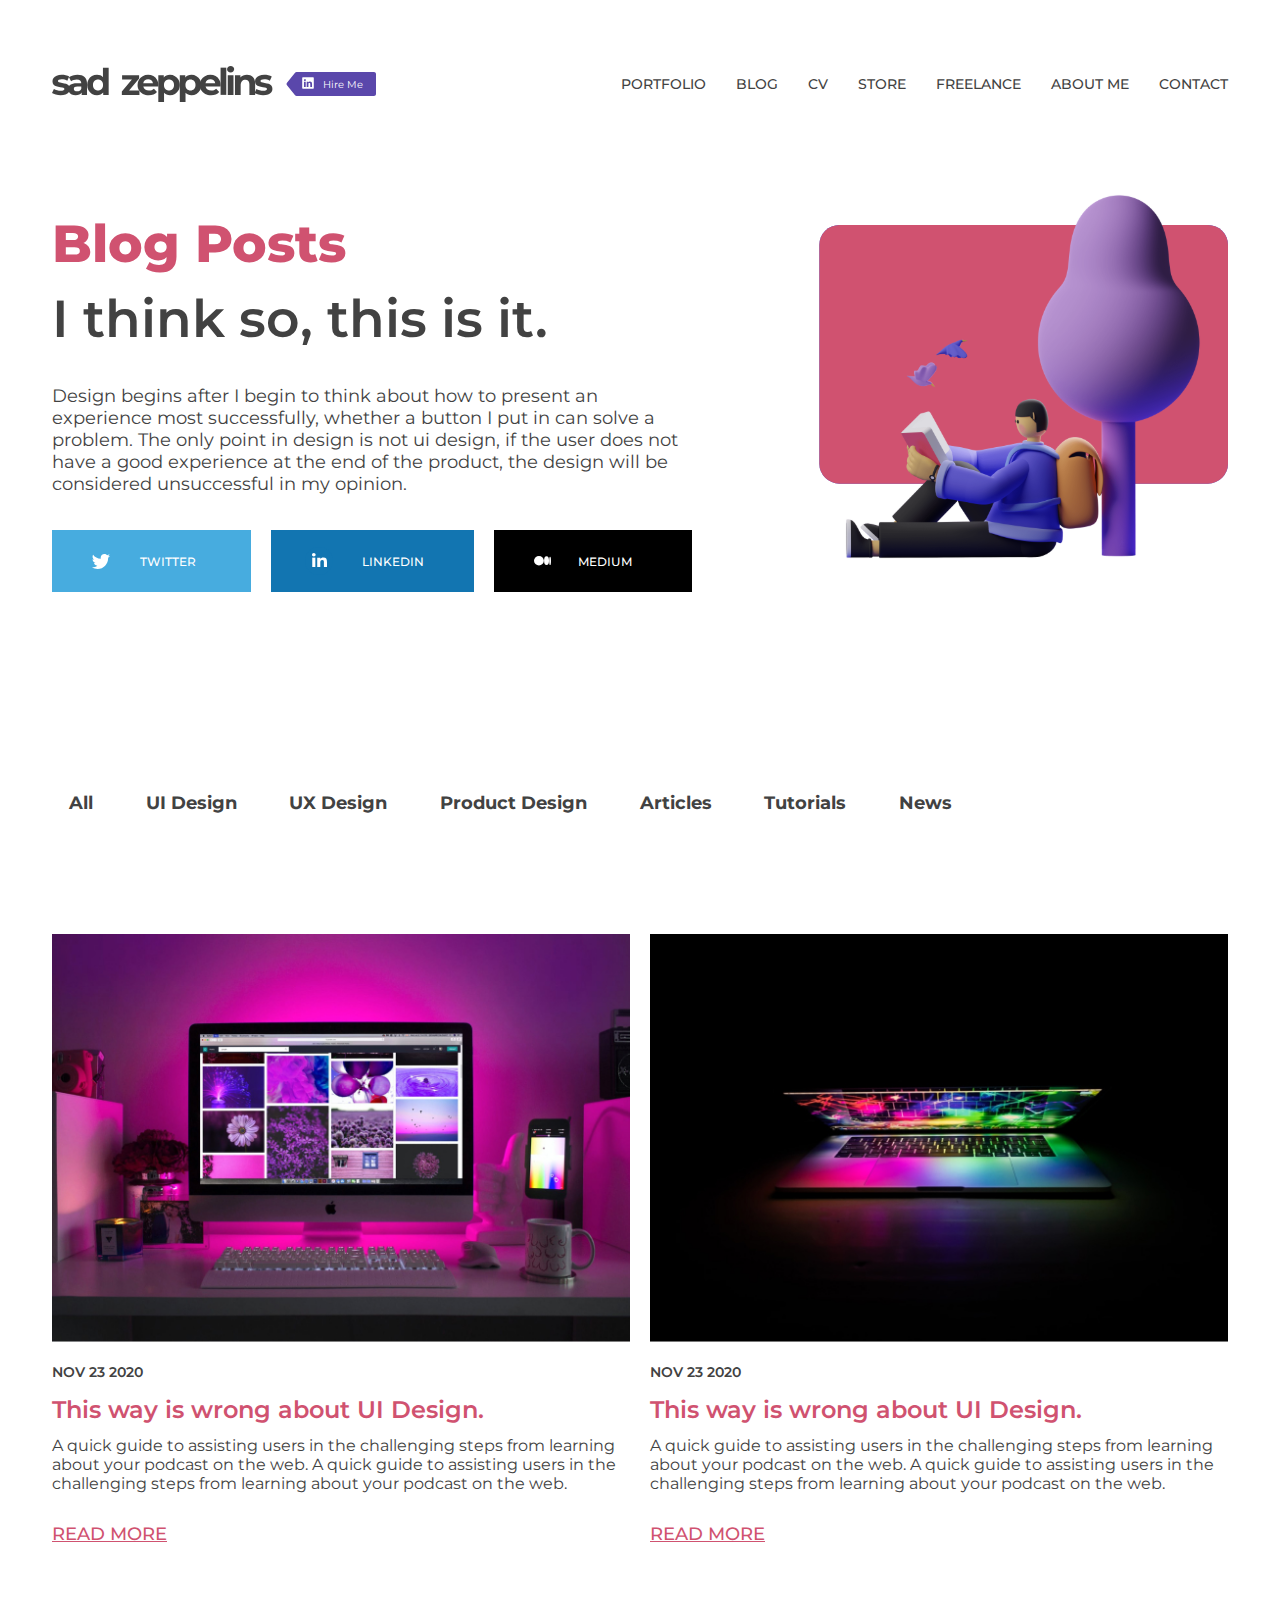
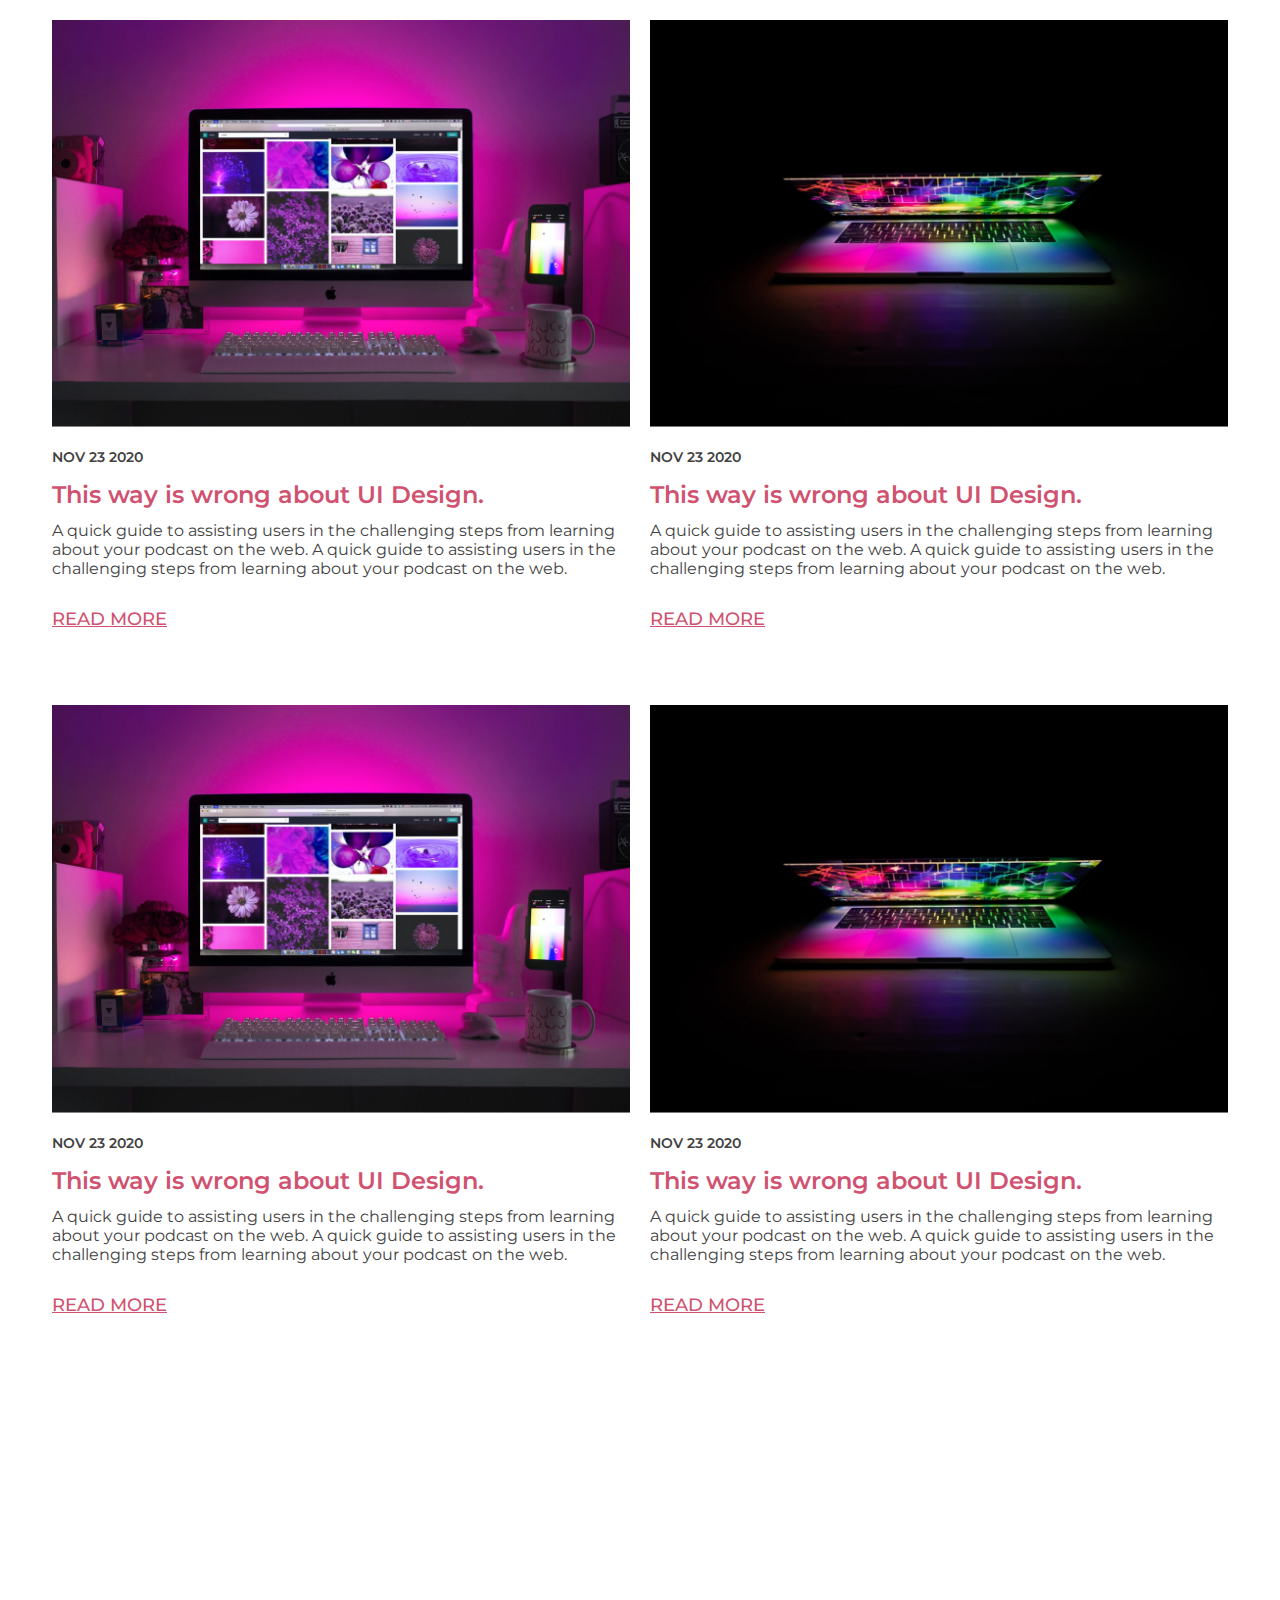
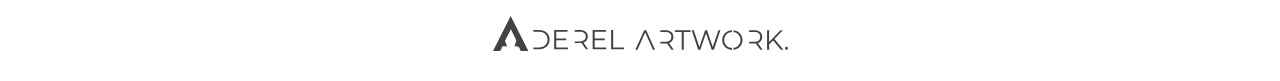
<file: index.html>
<!DOCTYPE html>
<html lang="en">
<head>
    <meta charset="UTF-8">
    <meta name="viewport" content="width=device-width, initial-scale=1.0">
    <link rel="stylesheet" href="style.css">
    <link rel="preconnect" href="https://fonts.googleapis.com">
    <link rel="preconnect" href="https://fonts.gstatic.com" crossorigin>
    <link href="https://fonts.googleapis.com/css2?family=Montserrat&display=swap" rel="stylesheet">
    <title>Document</title>
</head>
<body>
    <div class="wrapper">
    <div class="header">
        <div class="container">
            <div class="flex_header">
                <div class="head1">
                    <img src="./img/Logo (1).svg" alt="" class="laptop-logo">
                    <img src="./img/Logo mobile.svg" alt="" class="mobile-logo">
                    <div class="rect_box">
                    <img class="rect" src="./img/Rectangle 114.svg" alt="">
                    <img class="linkedin" src="./img/u_linkedin.svg" alt="">
                    <h2 class="hire" >Hire Me</h2>
                    </div>
                </div>
                <input type="checkbox" class="input_burger"  id="burger" />
                <label class="burger" for="burger">
                  <span></span>
                  <span></span>
                  <span></span>
                </label>
                <div class="head2">
                    <a href="#" class="link_navbar">PORTFOLIO</a>
                    <a href="#" class="link_navbar">BLOG</a>
                    <a href="#" class="link_navbar">CV</a>
                    <a href="#" class="link_navbar">STORE</a>
                    <a href="#" class="link_navbar">FREELANCE</a>
                    <a href="#" class="link_navbar">ABOUT ME</a>
                    <a href="#" class="link_navbar">CONTACT</a>
                </div>
            </div>
        </div>
    </div>
    <section class="blog">
        <div class="container">
         <div class="flex_blog">
          <div class="blog_text">
            <h1 class="post" >Blog Posts</h1>
            <p class="think">I think so, this is it.</p>
            <p class="design">Design begins after I begin to think about how to present an experience most successfully, whether a button I put in can solve a problem. The only point in design is not ui design, if the user does not have a good experience at the end of the product, the design will be considered unsuccessful in my opinion.</p>
            <div class="blog_a">
                <a href="#" class="link_section1">
                    <img src="./img/twitter.svg" alt="">
                    <p>TWITTER</p>
                </a>
                <a href="#" class="link_section2">
                    <img src="./img/linkedin.svg" alt="">
                    <p>LINKEDIN</p>
                </a>
                <a href="#" class="link_section3">
                    <img src="./img/Group 293.svg" alt="">
                    <p>MEDIUM</p>
                </a>
            </div>
          </div>
          <div class="flex_img">
          <img class="img_group" src="./img/Group 296.svg" alt="">
          </div>
          </div>
        </div>
    </section>
    <section class="choice">
        <div class="container">
            <p class="mob_blog">BLOG POSTS</p>
        <div class="menu_choice">
            <form>
                <input class="choice_checkbox" type="checkbox" id="ch">
                <label for="ch" class="link_choice">All</label>
            </form>
            <form>
                <input class="choice_checkbox" type="checkbox" id="ch2">
                <label for="ch2" class="link_choice">UI Design</label>
            </form>
            <form>
                <input class="choice_checkbox" type="checkbox" id="ch3">
                <label for="ch3" class="link_choice">UX Design</label>
            </form>
            <form>
                <input class="choice_checkbox" type="checkbox" id="ch4">
                <label for="ch4" class="link_choice">Product Design</label>
            </form>
            <form>
                <input class="choice_checkbox" type="checkbox" id="ch5">
                <label for="ch5" class="link_choice">Articles</label>
            </form>
            <form>
                <input class="choice_checkbox" type="checkbox" id="ch6">
                <label for="ch6" class="link_choice">Tutorials</label>
            </form>
            <form>
                <input class="choice_checkbox" type="checkbox" id="ch7">
                <label for="ch7" class="link_choice">News</label>
            </form>
        </div>
        </div>
    </section>
    <div class="wrapper">
        <div class="container">
            <div class="grid">
                <div class="block">
                    <img src="./img/img1.jpg" alt="">
                    <p class="date">NOV 23 2020</p>
                    <p class="wrong">This way is wrong about UI Design.</p>
                    <p class="info">A quick guide to assisting users in the challenging steps from learning 
                        about your podcast on the web.  A quick guide to assisting users in the challenging steps from learning about your podcast on the web. </p>
                    <a href="./index2.html" class="transition">READ MORE</a>
                </div>
                <div class="block">
                    <img src="./img/img2.jpg" alt="">
                    <p class="date">NOV 23 2020</p>
                    <p class="wrong">This way is wrong about UI Design.</p>
                    <p class="info">A quick guide to assisting users in the challenging steps from learning 
                        about your podcast on the web.  A quick guide to assisting users in the challenging steps from learning about your podcast on the web. </p>
                    <a href="./index2.html" class="transition">READ MORE</a>
                </div>
                <div class="block">
                    <img src="./img/img1.jpg" alt="">
                    <p class="date">NOV 23 2020</p>
                    <p class="wrong">This way is wrong about UI Design.</p>
                    <p class="info">A quick guide to assisting users in the challenging steps from learning 
                        about your podcast on the web.  A quick guide to assisting users in the challenging steps from learning about your podcast on the web. </p>
                    <a href="./index2.html" class="transition">READ MORE</a>
                </div>
                <div class="block">
                    <img src="./img/img2.jpg" alt="">
                    <p class="date">NOV 23 2020</p>
                    <p class="wrong">This way is wrong about UI Design.</p>
                    <p class="info">A quick guide to assisting users in the challenging steps from learning 
                        about your podcast on the web.  A quick guide to assisting users in the challenging steps from learning about your podcast on the web. </p>
                    <a href="./index2.html" class="transition">READ MORE</a>
                </div>
                <div class="block">
                    <img src="./img/img1.jpg" alt="">
                    <p class="date">NOV 23 2020</p>
                    <p class="wrong">This way is wrong about UI Design.</p>
                    <p class="info">A quick guide to assisting users in the challenging steps from learning 
                        about your podcast on the web.  A quick guide to assisting users in the challenging steps from learning about your podcast on the web. </p>
                    <a href="./index2.html" class="transition">READ MORE</a>
                </div>
                <div class="block">
                    <img src="./img/img2.jpg" alt="">
                    <p class="date">NOV 23 2020</p>
                    <p class="wrong">This way is wrong about UI Design.</p>
                    <p class="info">A quick guide to assisting users in the challenging steps from learning 
                        about your podcast on the web.  A quick guide to assisting users in the challenging steps from learning about your podcast on the web. </p>
                    <a href="./index2.html" class="transition">READ MORE</a>
                </div>
            </div>
        </div>
    </div>
    <div class="footer">
        <div class="container">
            <div class="logo">
                <img src="/img/Vector (2).svg" alt="">
                <img src="./img/Group 6.svg" alt="">
            </div>
        </div>
    </div>
    </div>
</body>
</html>
</file>
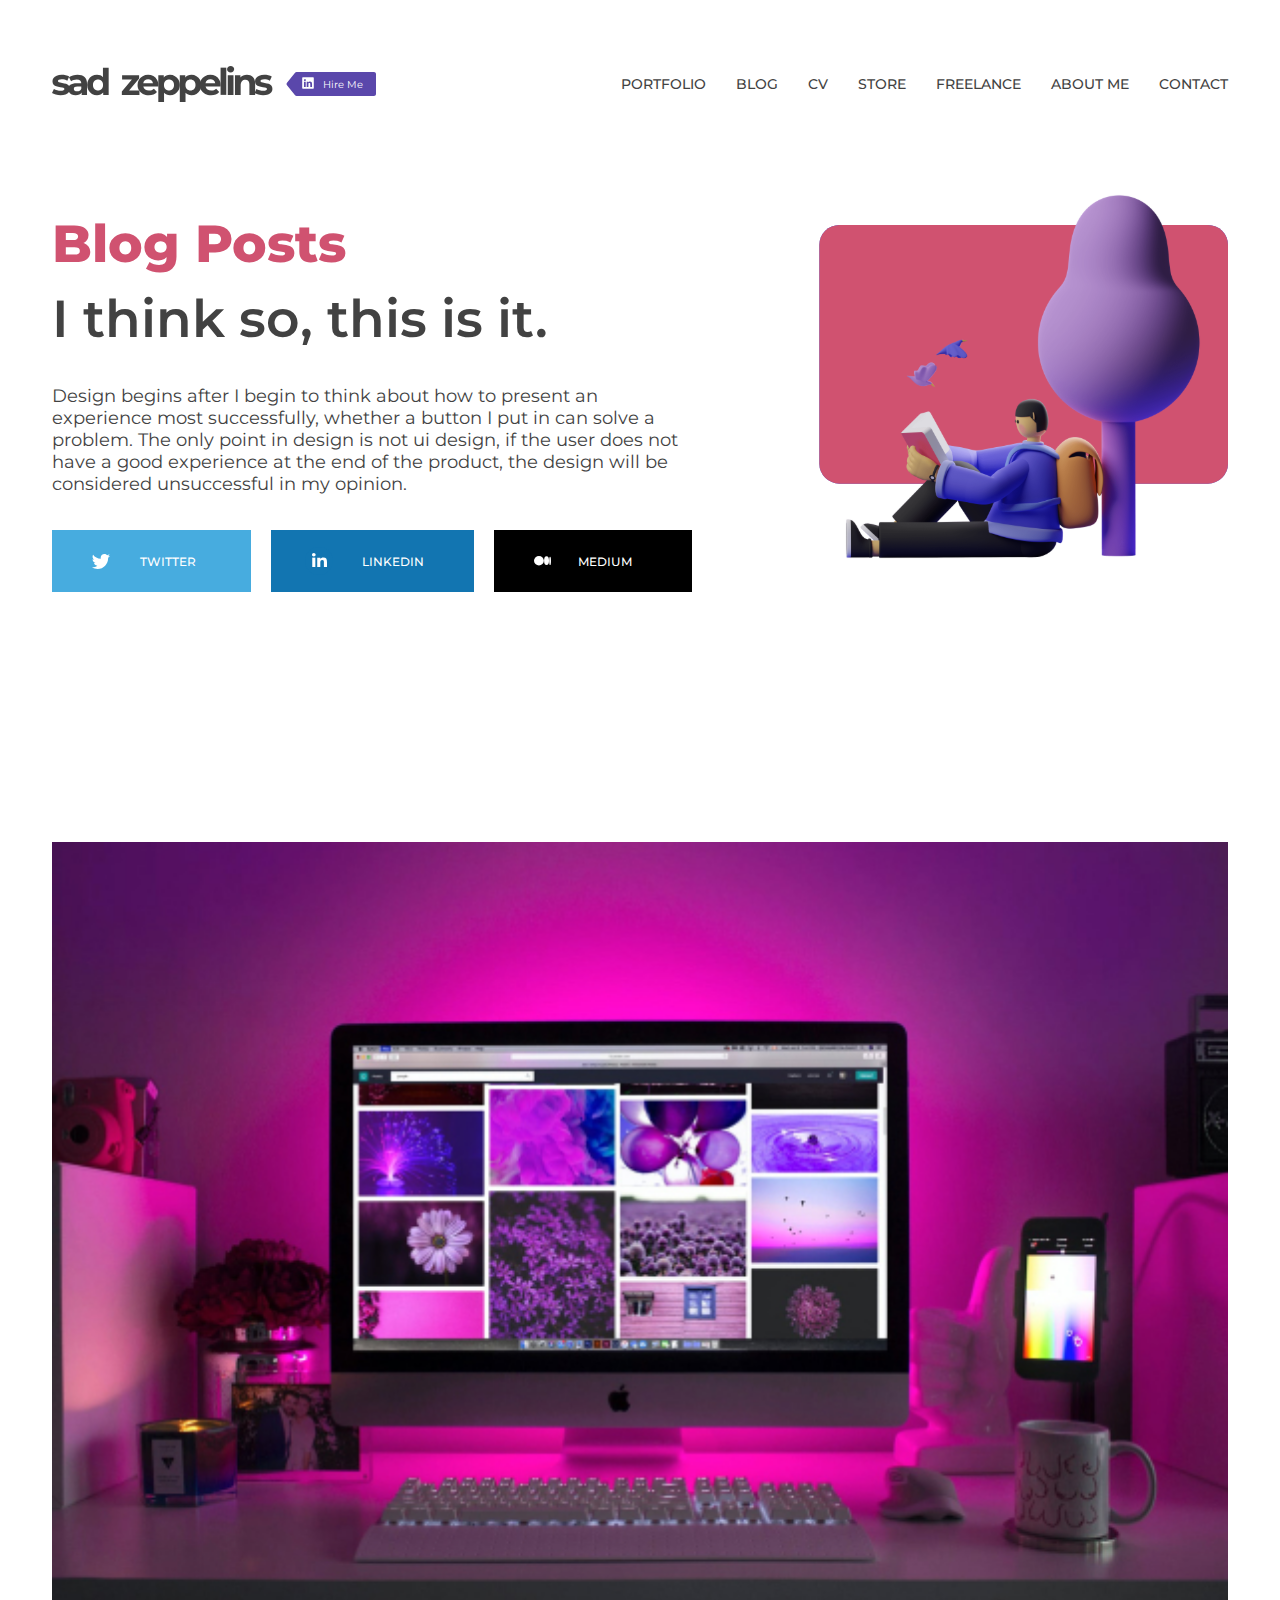
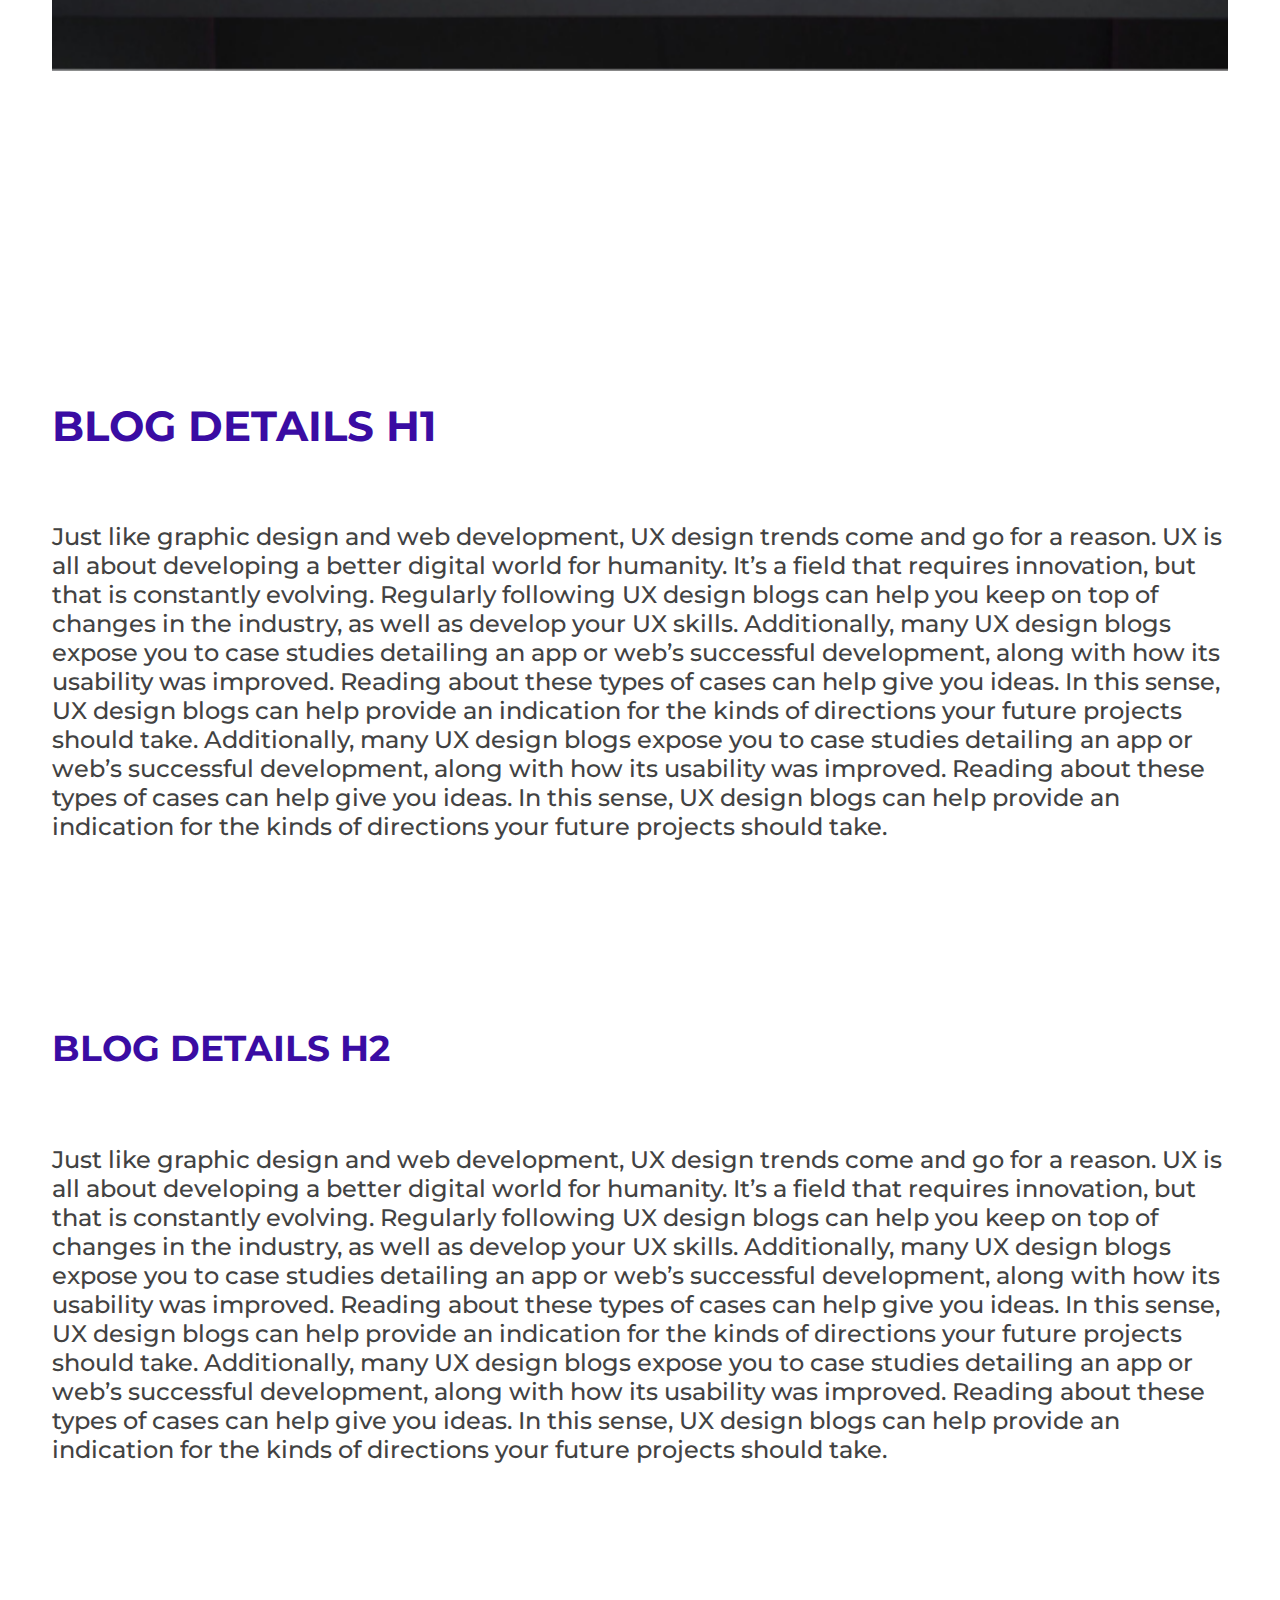
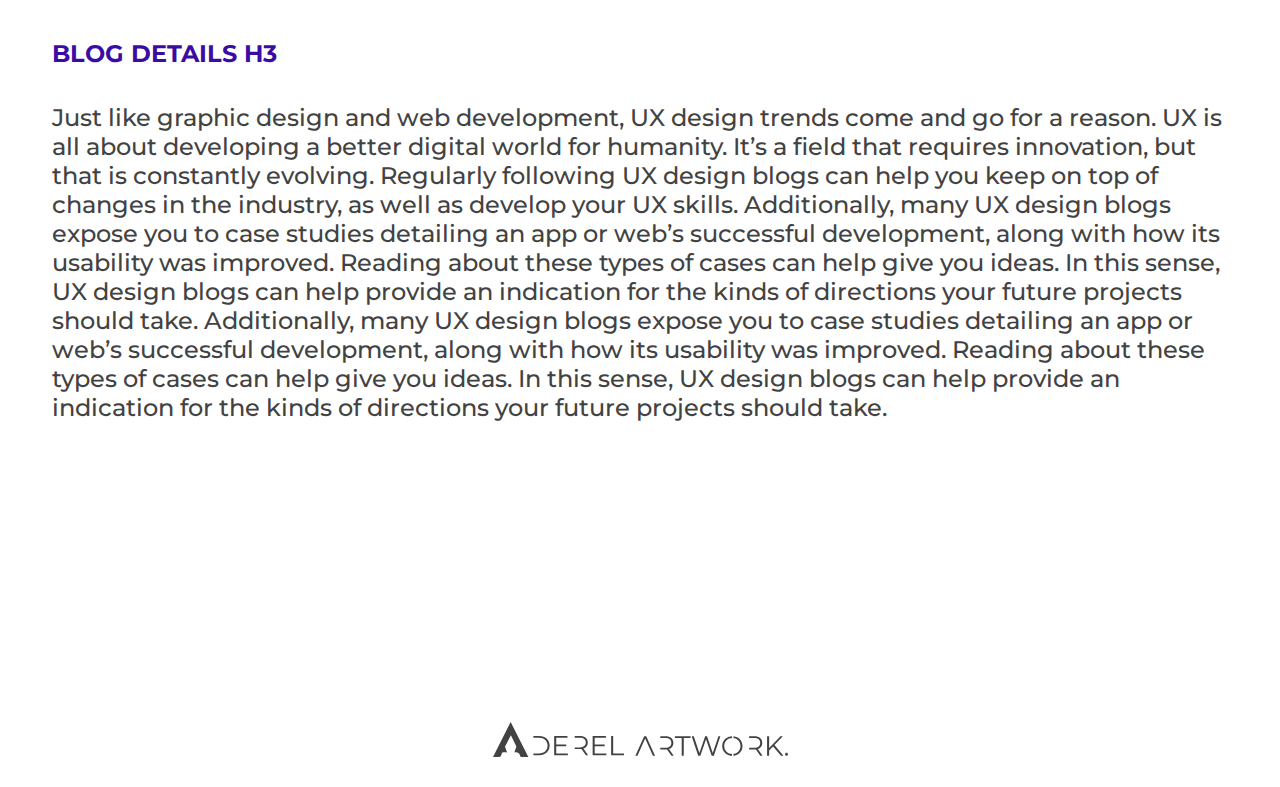
<file: index2.html>
<!DOCTYPE html>
<html lang="en">
<head>
    <meta charset="UTF-8">
    <meta name="viewport" content="width=device-width, initial-scale=1.0">
    <link rel="stylesheet" href="style.css">
    <link rel="preconnect" href="https://fonts.googleapis.com">
    <link rel="preconnect" href="https://fonts.gstatic.com" crossorigin>
    <link href="https://fonts.googleapis.com/css2?family=Montserrat&display=swap" rel="stylesheet">
    <title>Document</title>
</head>
<body>
    <div class="wrapper">
        <div class="header">
            <div class="container">
                <div class="flex_header">
                    <div class="head1">
                        <img src="./img/Logo (1).svg" alt="" class="laptop-logo">
                        <img src="./img/Logo mobile.svg" alt="" class="mobile-logo">
                        <div class="rect_box">
                        <img class="rect" src="./img/Rectangle 114.svg" alt="">
                        <img class="linkedin" src="./img/u_linkedin.svg" alt="">
                        <h2 class="hire" >Hire Me</h2>
                        </div>
                    </div>
                    <input type="checkbox" class="input_burger"  id="burger" />
                    <label class="burger" for="burger">
                      <span></span>
                      <span></span>
                      <span></span>
                    </label>
                    <div class="head2">
                        <a href="#" class="link_navbar">PORTFOLIO</a>
                        <a href="#" class="link_navbar">BLOG</a>
                        <a href="#" class="link_navbar">CV</a>
                        <a href="#" class="link_navbar">STORE</a>
                        <a href="#" class="link_navbar">FREELANCE</a>
                        <a href="#" class="link_navbar">ABOUT ME</a>
                        <a href="#" class="link_navbar">CONTACT</a>
                    </div>
                </div>
            </div>
        </div>
    <section class="blog">
        <div class="container">
         <div class="flex_blog">
          <div class="blog_text">
            <h1 class="post" >Blog Posts</h1>
            <p class="think">I think so, this is it.</p>
            <p class="design">Design begins after I begin to think about how to present an experience most successfully, whether a button I put in can solve a problem. The only point in design is not ui design, if the user does not have a good experience at the end of the product, the design will be considered unsuccessful in my opinion.</p>
            <div class="blog_a">
                <a href="#" class="link_section1">
                    <img src="./img/twitter.svg" alt="">
                    <p>TWITTER</p>
                </a>
                <a href="#" class="link_section2">
                    <img src="./img/linkedin.svg" alt="">
                    <p>LINKEDIN</p>
                </a>
                <a href="#" class="link_section3">
                    <img src="./img/Group 293.svg" alt="">
                    <p>MEDIUM</p>
                </a>
            </div>
          </div>
          <div class="flex_img">
          <img class="img_group" src="./img/Group 296.svg" alt="">
          </div>
          </div>
        </div>
    </section>
    <div class="container">
    <img class="img_full" src="./img/img1.jpg" alt="">
    <div class="block_text1">
        <h1 class="h1_blog">BLOG DETAILS H1</h1>
        <p class="p_blog">Just like graphic design and web development, UX design trends come and go for a reason. UX is 
            all about developing a better digital world for humanity. It’s a field that requires innovation, but 
            that is constantly evolving. Regularly following UX design blogs can help you keep on top of 
            changes in the industry, as well as develop your UX skills.
            
            Additionally, many UX design blogs expose you to case studies detailing an app or web’s 
            successful development, along with how its usability was improved. Reading about these types of 
            cases can help give you ideas. In this sense, UX design blogs can help provide an indication for the 
            kinds of directions your future projects should take.
            Additionally, many UX design blogs expose you to case studies detailing an app or web’s 
            successful development, along with how its usability was improved. Reading about these types of 
            cases can help give you ideas. In this sense, UX design blogs can help provide an indication for the 
            kinds of directions your future projects should take.</p>
    </div>
    <div class="block_text2">
        <h2 class="h2_blog">BLOG DETAILS H2</h2>
        <p class="p_blog">Just like graphic design and web development, UX design trends come and go for a reason. UX is 
            all about developing a better digital world for humanity. It’s a field that requires innovation, but 
            that is constantly evolving. Regularly following UX design blogs can help you keep on top of 
            changes in the industry, as well as develop your UX skills.
            
            Additionally, many UX design blogs expose you to case studies detailing an app or web’s 
            successful development, along with how its usability was improved. Reading about these types of 
            cases can help give you ideas. In this sense, UX design blogs can help provide an indication for the 
            kinds of directions your future projects should take.
            Additionally, many UX design blogs expose you to case studies detailing an app or web’s 
            successful development, along with how its usability was improved. Reading about these types of 
            cases can help give you ideas. In this sense, UX design blogs can help provide an indication for the 
            kinds of directions your future projects should take.</p>
    </div>
    <div class="block_text3">
        <h3 class="h3_blog">BLOG DETAILS H3</h3>
        <p class="p_blog">Just like graphic design and web development, UX design trends come and go for a reason. UX is 
            all about developing a better digital world for humanity. It’s a field that requires innovation, but 
            that is constantly evolving. Regularly following UX design blogs can help you keep on top of 
            changes in the industry, as well as develop your UX skills.
            
            Additionally, many UX design blogs expose you to case studies detailing an app or web’s 
            successful development, along with how its usability was improved. Reading about these types of 
            cases can help give you ideas. In this sense, UX design blogs can help provide an indication for the 
            kinds of directions your future projects should take.
            Additionally, many UX design blogs expose you to case studies detailing an app or web’s 
            successful development, along with how its usability was improved. Reading about these types of 
            cases can help give you ideas. In this sense, UX design blogs can help provide an indication for the 
            kinds of directions your future projects should take.</p>
    </div>
    </div>
    <div class="footer">
        <div class="container">
            <div class="logo">
                <img src="/img/Vector (2).svg" alt="">
                <img src="./img/Group 6.svg" alt="">
            </div>
        </div>
    </div>
 </div>
</body>
</file>
<file: style.css>
*,
*::before,
*::after {
  box-sizing: border-box;
  padding: 0;
  margin: 0;
}

body {
  font-family: Montserrat;
}

html {
  font-size: 16px;
}

.container {
  display: inherit;
  align-items: inherit;
  justify-content: inherit;
  width: 100%;
  max-width: 1200px;
  margin: 0 auto;
  padding: 0px 12px;
}

.head1 {
  display: flex;
  align-items: center;
  gap: 13px;
}

.link_navbar {
  color: #424242;
  font-size: 14px;
  font-style: normal;
  font-weight: 500;
  line-height: normal;
}

.mobile-logo {
  display: none;
  max-width: 130px;
}

.link_navbar:hover {
  color: #5A47AB;
  font-weight: 600;
}

.hire {
  color: #FFF;
  font-size: 10px;
  font-style: normal;
  font-weight: 400;
  line-height: normal;
  position: absolute;
  right: 15%;
  top: 25%;
}

.head2 {
  display: flex;
  gap: 30px;
  align-items: center;
}

.flex_header {
  display: flex;
  justify-content: space-between;
  align-items: center;
  margin-top: 66px;
}

.rect_box {
  position: relative;
  display: flex;
}

.linkedin {
  position: absolute;
  right: 68%;
  top: 18%
}

a,
h1,
h2,
h3,
h4,
h5,
h6,
ul,
ol,
p {
  text-decoration: none;
  color: black;
  margin: 0;
}

.flex_blog {
  display: flex;
  justify-content: space-between;
  margin-top: 110px;
}

.flex_img {
  position: relative;
}

.img_group {
  position: absolute;
  top: -10%;
  right: 50%;
}

.post {
  color: #D05270;
  font-size: 52px;
  font-weight: 800;
}

.think {
  color: #424242;
  font-size: 52px;
  font-weight: 600;
  margin-top: 12px;
  margin-bottom: 35px;
}

.blog_text {
  max-width: 640px;
}

.blog_a {
  display: flex;
  justify-content: space-between;
}

.link_section1 {
  display: flex;
  align-items: center;
  gap: 30px;
  padding: 15px 55px 15px 40px;
  background-color: #47ACDF;
}

.link_section1>p {
  color: #FFF;
  font-size: 12px;
  font-style: normal;
  font-weight: 500;
  line-height: normal;
}

.design {
  color: #424242;
  font-size: 18px;
  font-style: normal;
  font-weight: 400;
  line-height: normal;
  margin-bottom: 35px;
  width: 100%;
}

.link_section2 {
  display: flex;
  align-items: center;
  gap: 27px;
  padding: 15px 50px 15px 32px;
  background-color: #1275B1;
}

.link_section2>p {
  color: #FFF;
  font-size: 12px;
  font-style: normal;
  font-weight: 500;
  line-height: normal;
}

.link_section3 {
  display: flex;
  align-items: center;
  gap: 27px;
  padding: 15px 60px 15px 40px;
  background-color: #000000;
}

.link_section3>p {
  color: #FFF;
  font-size: 12px;
  font-style: normal;
  font-weight: 500;
  line-height: normal;
}

.menu_choice {
  display: flex;
  max-width: 900px;
  justify-content: space-between;
  padding: 0;
  margin-top: 200px;
  margin-bottom: 120px;
}

.link_choice {
  color: #424242;
  font-size: 18px;
  font-style: normal;
  font-weight: 700;
  cursor: pointer;
  line-height: normal;
  padding-bottom: 12px;
}

.choice_checkbox:checked~.link_choice {
  color: #D05270;
  font-size: 24px;
  font-style: normal;
  font-weight: 700;
  line-height: normal;
  transition: all 0.2s linear;
  border-bottom: 1px solid #D05270;
}

.choice_checkbox {
  visibility: hidden;
}

.grid {
  display: grid;
  grid-template-columns: repeat(auto-fill, minmax(400px, 1fr));
  gap: 20px;
  row-gap: 75px;
}

.date {
  color: #424242;
  font-size: 14px;
  font-style: normal;
  font-weight: 600;
  line-height: normal;
  margin-top: 17px;
}

.wrong {
  color: #D05270;
  margin-top: 14px;
  font-size: 24px;
  font-style: normal;
  font-weight: 600;
  line-height: normal;
}

.info {
  color: #424242;
  margin-top: 12px;
  font-size: 16px;
  font-style: normal;
  font-weight: 400;
  line-height: normal;
  margin-bottom: 30px;
}

.transition {
  color: #D05270;
  font-size: 18px;
  font-style: normal;
  font-weight: 500;
  line-height: normal;
  text-decoration: underline;
}

.logo {
  display: flex;
  justify-content: center;
  margin-top: 300px;
  align-items: flex-end;
  gap: 4px;
  margin-bottom: 30px;
}

.img_full {
  width: 100%;
  margin-top: 250px;
  margin-bottom: 150px;
}

.h1_blog {
  color: #3A0CA3;
  font-size: 42px;
  font-style: normal;
  font-weight: 700;
  line-height: normal;
  margin-top: 175px;
  margin-bottom: 70px;
}

.h2_blog {
  color: #3A0CA3;
  font-size: 36px;
  font-style: normal;
  font-weight: 700;
  line-height: normal;
  margin-top: 185px;
  margin-bottom: 75px;
}

.h3_blog {
  color: #3A0CA3;
  font-size: 24px;
  font-style: normal;
  font-weight: 700;
  line-height: normal;
  margin-top: 175px;
  margin-bottom: 35px;
}

.p_blog {
  color: #424242;
  font-size: 24px;
  font-style: normal;
  font-weight: 500;
  line-height: normal;
}

.block>img {
  width: 100%;
}

.burger {
  position: relative;
  width: 30px;
  height: 20px;
  background: transparent;
  cursor: pointer;
  display: none;
}

.input_burger {
  display: none;
}

.burger span {
  display: block;
  position: absolute;
  height: 3px;
  width: 100%;
  background: black;
  border-radius: 9px;
  opacity: 1;
  left: 0;
  transform: rotate(0deg);
  transition: 0.25s ease-in-out;
}

.burger span:nth-of-type(1) {
  top: 0px;
  transform-origin: left center;
}

.burger span:nth-of-type(2) {
  top: 50%;
  transform: translateY(-50%);
  transform-origin: left center;
}

.burger span:nth-of-type(3) {
  top: 100%;
  transform-origin: left center;
  transform: translateY(-100%);
}

.input_burger:checked  ~ .head2{
  height: 100dvh;
  overflow: visible;
  padding-block: 30px;
}

.mob_blog{
 display: none;
}

@media (max-width: 375.98px) {
  .input_burger:checked ~ .burger > span:nth-of-type(1){
    transform: rotate(45deg);
    transform-origin: 91%;
  
  }
  .laptop-logo {
    display: none;
  }
  .flex_header{
   margin-top: 25px;
  }
  .mobile-logo {
    display: block;
  }
  
  .burger {
    display: block;
  }
  .head2{
    top: 65px;
    width: 100%;
    background-color: #fff;
    transition: all 0.2s linear;
    z-index: 5;
    font-size: 22px;
    position: fixed;
    flex-direction: column;
    overflow: hidden;
    justify-content: normal;
    align-items: normal;
    height: 0px;
   }

  .img_group{
   display: none;
  }

 .blog_text{
 width: 100%;
 }

 .post{
 font-size: 20px;
 margin-top: 70px;
 }

 .think{
  font-size: 20px;
  }

 .design{
  font-size: 12px;
 }

 .link_section1, .link_section2, .link_section3{
  width: 105px;
 }

 .link_section1, .link_section3{
 padding: 5px 14px;
 gap: 15px;
 }

 .link_section2{
  padding: 2px 6px;
  gap: 10px;
 }

 .link_section1>p,
 .link_section2>p,
 .link_section3>p{
 font-size: 8px;
 }

 .menu_choice{
 margin-top: 60px;
 gap: 12px;
 white-space: nowrap;
 }

 .mob_blog{
  display: block;
  color: #D05270;
  font-size: 20px;
  font-weight: bolder;
  margin-top: 140px;
 }

 .grid {
  grid-template-columns: repeat(1, minmax(280px, 340px));
  justify-content: center;
  row-gap: 40px;
 }

 .date{
 font-size: 10px;
 margin-top: 10px;
 }

 .wrong{
 font-size: 20px;
 margin-top: 8px;
 }

 .info{
 font-size: 14px;
 margin-top: 12px;
 margin-bottom: 14px;
 }
 
 .transition{
  font-size: 14px;
 }

 .img_full{
  margin-top: 115px;
  margin-bottom: 0px;
 }

 .h1_blog{
 font-size: 20px;
 margin-top: 75px;
 margin-bottom: 0px;
 }

 .p_blog{
 font-size: 14px;
 margin-top: 40px;
 }

 .h2_blog{
  font-size: 18px;
  margin-top: 120px;
  margin-bottom: 0px;
  }

  .h3_blog{
    font-size: 16px;
    margin-top: 120px;
    margin-bottom: 0px;
  }

  .logo{
  margin-top: 230px;
  }

  .flex_blog{
  margin-top: 0px;
   }
}

.wrapper {
  overflow: hidden;
}
</file>
